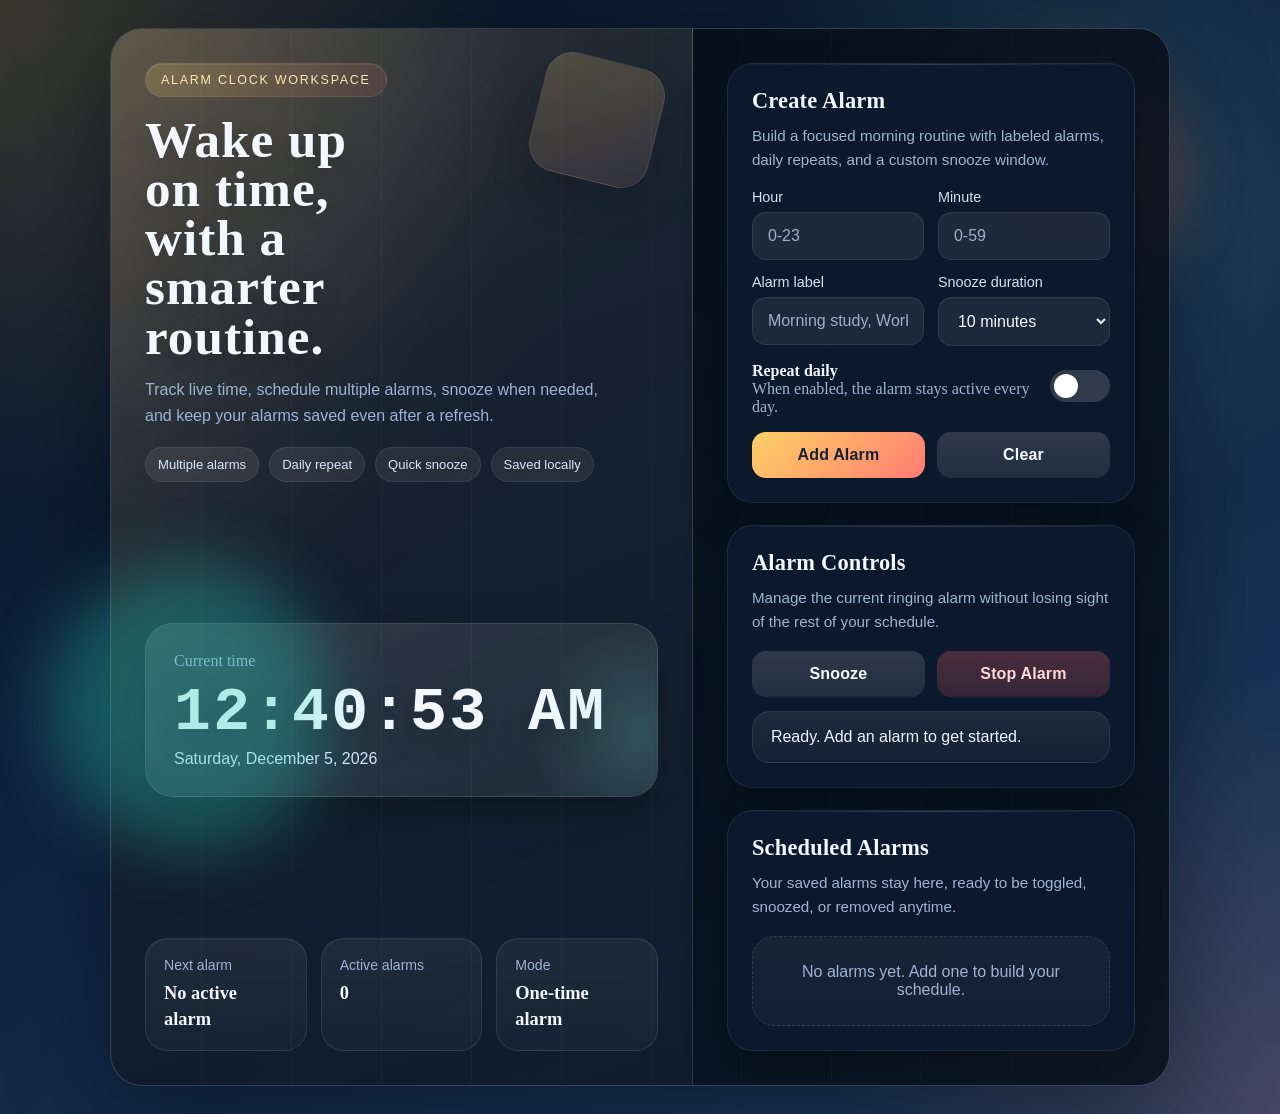
<file: Alarm/alarm.html>
<!DOCTYPE html>
<html lang="en">
<head>
    <meta charset="UTF-8">
    <meta name="viewport" content="width=device-width, initial-scale=1.0">
    <title>Smart Alarm Clock</title>
    <style>
        :root {
            --bg-1: #07111f;
            --bg-2: #102544;
            --bg-3: #1b3b5f;
            --panel: rgba(7, 16, 30, 0.76);
            --panel-strong: rgba(13, 26, 46, 0.94);
            --line: rgba(255, 255, 255, 0.1);
            --line-strong: rgba(255, 255, 255, 0.18);
            --text: #f3f7ff;
            --muted: #9fb4d5;
            --accent: #ffd166;
            --accent-strong: #ff7b72;
            --accent-cool: #6de3d1;
            --success: #6fe0a6;
            --danger: #ff6b6b;
            --shadow: 0 28px 100px rgba(0, 0, 0, 0.4);
            --shadow-soft: 0 18px 45px rgba(0, 0, 0, 0.22);
            --radius-xl: 32px;
            --radius-lg: 20px;
            --radius-md: 12px;
            --font-main: Georgia, "Trebuchet MS", "Segoe UI", serif;
            --font-ui: "Segoe UI", "Trebuchet MS", sans-serif;
        }

        * {
            box-sizing: border-box;
        }

        body {
            margin: 0;
            min-height: 100vh;
            font-family: var(--font-main);
            color: var(--text);
            background:
                radial-gradient(circle at top left, rgba(255, 209, 102, 0.2), transparent 30%),
                radial-gradient(circle at 85% 15%, rgba(109, 227, 209, 0.14), transparent 24%),
                radial-gradient(circle at bottom right, rgba(255, 123, 114, 0.18), transparent 26%),
                linear-gradient(145deg, var(--bg-1), var(--bg-2) 48%, var(--bg-3));
            display: flex;
            align-items: center;
            justify-content: center;
            padding: 28px;
            overflow-x: hidden;
        }

        body::before,
        body::after {
            content: "";
            position: fixed;
            border-radius: 50%;
            pointer-events: none;
            filter: blur(34px);
            opacity: 0.34;
            animation: floatGlow 12s ease-in-out infinite;
        }

        body::before {
            width: 220px;
            height: 220px;
            background: #ff7a59;
            top: 7%;
            right: 8%;
        }

        body::after {
            width: 280px;
            height: 280px;
            background: #2dd4bf;
            bottom: 6%;
            left: 4%;
            animation-delay: -4s;
        }

        body::selection {
            background: rgba(255, 209, 102, 0.3);
        }

        .app {
            width: min(1060px, 100%);
            background: var(--panel);
            backdrop-filter: blur(22px);
            border: 1px solid var(--line-strong);
            box-shadow: var(--shadow);
            border-radius: var(--radius-xl);
            overflow: hidden;
            display: grid;
            grid-template-columns: 1.1fr 0.9fr;
            position: relative;
            isolation: isolate;
        }

        .app::before {
            content: "";
            position: absolute;
            inset: 0;
            background:
                linear-gradient(120deg, rgba(255, 255, 255, 0.07), transparent 30%),
                repeating-linear-gradient(
                    90deg,
                    rgba(255, 255, 255, 0.03) 0,
                    rgba(255, 255, 255, 0.03) 1px,
                    transparent 1px,
                    transparent 90px
                );
            pointer-events: none;
            z-index: -1;
        }

        .hero,
        .controls {
            padding: 34px;
        }

        .hero {
            background:
                linear-gradient(160deg, rgba(255, 255, 255, 0.08), rgba(255, 255, 255, 0.02)),
                radial-gradient(circle at top left, rgba(255, 209, 102, 0.12), transparent 34%),
                linear-gradient(135deg, rgba(255, 184, 77, 0.12), transparent 46%);
            border-right: 1px solid var(--line);
            display: flex;
            flex-direction: column;
            justify-content: space-between;
            gap: 24px;
            position: relative;
        }

        .hero::after {
            content: "";
            position: absolute;
            right: 34px;
            top: 30px;
            width: 120px;
            height: 120px;
            border-radius: 28px;
            border: 1px solid rgba(255, 255, 255, 0.08);
            background:
                linear-gradient(160deg, rgba(255, 209, 102, 0.2), rgba(255, 123, 114, 0.08)),
                rgba(255, 255, 255, 0.04);
            box-shadow: var(--shadow-soft);
            transform: rotate(14deg);
            opacity: 0.9;
        }

        .eyebrow {
            display: inline-flex;
            align-items: center;
            gap: 8px;
            padding: 9px 15px;
            border-radius: 999px;
            background: linear-gradient(135deg, rgba(255, 209, 102, 0.2), rgba(255, 123, 114, 0.12));
            color: #ffe6b8;
            font-size: 0.78rem;
            font-family: var(--font-ui);
            letter-spacing: 0.14em;
            text-transform: uppercase;
            border: 1px solid rgba(255, 255, 255, 0.08);
            box-shadow: inset 0 1px 0 rgba(255, 255, 255, 0.08);
        }

        h1 {
            margin: 18px 0 14px;
            font-size: clamp(2rem, 4vw, 3.4rem);
            line-height: 0.96;
            letter-spacing: 0.02em;
            max-width: 10ch;
            text-wrap: balance;
            text-shadow: 0 8px 24px rgba(0, 0, 0, 0.24);
        }

        .subtitle,
        .muted {
            color: var(--muted);
        }

        .subtitle {
            font-family: var(--font-ui);
            max-width: 54ch;
            line-height: 1.65;
            font-size: 1rem;
        }

        .clock-panel {
            background:
                linear-gradient(160deg, rgba(255, 255, 255, 0.08), rgba(255, 255, 255, 0.02)),
                rgba(255, 255, 255, 0.04);
            border: 1px solid rgba(255, 255, 255, 0.12);
            border-radius: 28px;
            padding: 28px;
            box-shadow: var(--shadow-soft);
            position: relative;
            overflow: hidden;
            display: grid;
            align-content: start;
        }

        .clock-panel::after {
            content: "";
            position: absolute;
            inset: auto -20% -35% auto;
            width: 240px;
            height: 240px;
            border-radius: 50%;
            background: radial-gradient(circle, rgba(109, 227, 209, 0.2), transparent 65%);
            pointer-events: none;
        }

        #clock {
            font-size: clamp(2.2rem, 4.8vw, 4.2rem);
            font-weight: 700;
            letter-spacing: 0.04em;
            margin: 12px 0 6px;
            text-shadow: 0 10px 30px rgba(0, 0, 0, 0.26);
            font-family: "Consolas", "Courier New", monospace;
            font-variant-numeric: tabular-nums;
            font-feature-settings: "tnum";
            line-height: 1;
            min-height: 1em;
            width: 11ch;
            max-width: 100%;
            white-space: nowrap;
        }

        #dateDisplay {
            font-size: 1rem;
            color: #dbe7ff;
            font-family: var(--font-ui);
        }

        .stats {
            display: grid;
            grid-template-columns: repeat(3, 1fr);
            gap: 14px;
        }

        .stat-card {
            background:
                linear-gradient(180deg, rgba(255, 255, 255, 0.06), rgba(255, 255, 255, 0.03));
            border: 1px solid rgba(255, 255, 255, 0.09);
            border-radius: 22px;
            padding: 18px;
            box-shadow: inset 0 1px 0 rgba(255, 255, 255, 0.04);
        }

        .stat-card span {
            display: block;
            color: var(--muted);
            font-size: 0.88rem;
            font-family: var(--font-ui);
            margin-bottom: 8px;
        }

        .stat-card strong {
            font-size: 1.15rem;
            line-height: 1.4;
        }

        .controls {
            background:
                linear-gradient(180deg, rgba(8, 14, 26, 0.44), rgba(4, 9, 16, 0.24));
            display: flex;
            flex-direction: column;
            gap: 22px;
        }

        .section-card {
            background: var(--panel-strong);
            border: 1px solid rgba(255, 255, 255, 0.08);
            border-radius: 26px;
            padding: 24px;
            box-shadow: var(--shadow-soft);
            position: relative;
            overflow: hidden;
        }

        .section-card::before {
            content: "";
            position: absolute;
            inset: 0 0 auto 0;
            height: 1px;
            background: linear-gradient(90deg, transparent, rgba(255, 255, 255, 0.16), transparent);
        }

        .section-card h2,
        .section-card h3 {
            margin: 0 0 14px;
            font-size: 1.4rem;
            letter-spacing: 0.01em;
        }

        .field-grid {
            display: grid;
            grid-template-columns: repeat(2, minmax(0, 1fr));
            gap: 14px;
        }

        label {
            display: block;
            font-size: 0.9rem;
            color: #d5e1f6;
            margin-bottom: 7px;
            font-family: var(--font-ui);
        }

        input,
        select,
        button {
            width: 100%;
            border: none;
            border-radius: 14px;
            font: inherit;
        }

        input,
        select {
            background: rgba(255, 255, 255, 0.07);
            border: 1px solid rgba(255, 255, 255, 0.08);
            color: var(--text);
            padding: 14px 15px;
            outline: none;
            font-family: var(--font-ui);
            box-shadow: inset 0 1px 0 rgba(255, 255, 255, 0.03);
        }

        input::placeholder {
            color: #9eb1cb;
        }

        input:focus,
        select:focus {
            border-color: rgba(255, 184, 77, 0.72);
            box-shadow: 0 0 0 3px rgba(255, 184, 77, 0.14);
        }

        button {
            cursor: pointer;
            transition: transform 0.18s ease, opacity 0.18s ease, background 0.18s ease, box-shadow 0.18s ease;
            padding: 14px 16px;
            color: #081120;
            font-weight: 700;
            font-family: var(--font-ui);
            letter-spacing: 0.01em;
        }

        button:hover {
            transform: translateY(-2px);
            box-shadow: 0 16px 28px rgba(0, 0, 0, 0.18);
        }

        button:active {
            transform: translateY(1px);
        }

        .primary-btn {
            background: linear-gradient(135deg, var(--accent), var(--accent-strong));
            color: #172033;
        }

        .secondary-btn {
            background: linear-gradient(180deg, rgba(255, 255, 255, 0.14), rgba(255, 255, 255, 0.09));
            color: var(--text);
        }

        .danger-btn {
            background: linear-gradient(180deg, rgba(255, 107, 107, 0.26), rgba(255, 107, 107, 0.16));
            color: #ffd8d8;
        }

        .button-row {
            display: flex;
            gap: 12px;
            margin-top: 16px;
        }

        .button-row button {
            flex: 1;
        }

        .toggle-row {
            display: flex;
            align-items: center;
            justify-content: space-between;
            gap: 12px;
            margin-top: 16px;
        }

        .toggle {
            position: relative;
            width: 60px;
            height: 32px;
            flex-shrink: 0;
        }

        .toggle input {
            opacity: 0;
            width: 0;
            height: 0;
            position: absolute;
        }

        .slider {
            position: absolute;
            inset: 0;
            background: rgba(255, 255, 255, 0.15);
            border-radius: 999px;
            transition: 0.2s ease;
        }

        .slider::before {
            content: "";
            position: absolute;
            width: 24px;
            height: 24px;
            border-radius: 50%;
            left: 4px;
            top: 4px;
            background: #fff;
            transition: 0.2s ease;
        }

        .toggle input:checked + .slider {
            background: linear-gradient(135deg, var(--accent), var(--accent-strong));
        }

        .toggle input:checked + .slider::before {
            transform: translateX(28px);
        }

        #status {
            margin: 0;
            margin-top: 14px;
            padding: 15px 18px;
            border-radius: 18px;
            background: linear-gradient(180deg, rgba(255, 255, 255, 0.08), rgba(255, 255, 255, 0.04));
            color: #eef4ff;
            min-height: 52px;
            display: flex;
            align-items: center;
            border: 1px solid rgba(255, 255, 255, 0.08);
            font-family: var(--font-ui);
        }

        .alarm-list {
            display: flex;
            flex-direction: column;
            gap: 12px;
            margin-top: 18px;
        }

        .alarm-item {
            background:
                linear-gradient(135deg, rgba(255, 255, 255, 0.08), rgba(255, 255, 255, 0.03));
            border: 1px solid rgba(255, 255, 255, 0.1);
            border-radius: 22px;
            padding: 18px;
            display: grid;
            grid-template-columns: 1fr auto;
            gap: 14px;
            align-items: center;
            box-shadow: var(--shadow-soft);
            position: relative;
            overflow: hidden;
            transition: transform 0.22s ease, border-color 0.22s ease, background 0.22s ease;
        }

        .alarm-item::before {
            content: "";
            position: absolute;
            left: 0;
            top: 16px;
            bottom: 16px;
            width: 4px;
            border-radius: 999px;
            background: linear-gradient(180deg, var(--accent), var(--accent-cool));
            opacity: 0.85;
        }

        .alarm-item:hover {
            transform: translateY(-2px);
            border-color: rgba(255, 255, 255, 0.18);
        }

        .alarm-main {
            display: flex;
            flex-direction: column;
            gap: 5px;
            padding-left: 10px;
        }

        .alarm-time-row {
            display: flex;
            align-items: center;
            gap: 10px;
            flex-wrap: wrap;
        }

        .alarm-time {
            font-size: 1.55rem;
            font-weight: 700;
        }

        .tag {
            display: inline-flex;
            align-items: center;
            padding: 6px 11px;
            border-radius: 999px;
            font-size: 0.75rem;
            background: rgba(255, 209, 102, 0.18);
            color: #ffe0a6;
            border: 1px solid rgba(255, 255, 255, 0.06);
            font-family: var(--font-ui);
        }

        .tag.off {
            background: rgba(255, 255, 255, 0.08);
            color: #b6c6dd;
        }

        .alarm-actions {
            display: flex;
            gap: 10px;
            flex-wrap: wrap;
            justify-content: flex-end;
        }

        .alarm-actions button {
            width: auto;
            min-width: 92px;
            padding-inline: 14px;
        }

        .empty-state {
            padding: 26px 20px;
            border-radius: 22px;
            color: var(--muted);
            background: linear-gradient(180deg, rgba(255, 255, 255, 0.05), rgba(255, 255, 255, 0.03));
            border: 1px dashed rgba(255, 255, 255, 0.12);
            text-align: center;
            font-family: var(--font-ui);
        }

        .ringing {
            animation: pulse 1s infinite;
            border-color: rgba(255, 107, 107, 0.6);
        }

        .intro-copy {
            position: relative;
            z-index: 1;
        }

        .feature-strip {
            display: flex;
            flex-wrap: wrap;
            gap: 10px;
            margin-top: 18px;
        }

        .feature-pill {
            padding: 9px 12px;
            border-radius: 999px;
            background: rgba(255, 255, 255, 0.07);
            border: 1px solid rgba(255, 255, 255, 0.08);
            color: #dbe7ff;
            font-size: 0.82rem;
            font-family: var(--font-ui);
            backdrop-filter: blur(10px);
        }

        .section-note {
            margin: -4px 0 18px;
            color: var(--muted);
            font-size: 0.95rem;
            line-height: 1.55;
            font-family: var(--font-ui);
        }

        @keyframes floatGlow {
            0%, 100% { transform: translateY(0) scale(1); }
            50% { transform: translateY(-16px) scale(1.06); }
        }

        @keyframes pulse {
            0% { box-shadow: 0 0 0 0 rgba(255, 107, 107, 0.35); }
            70% { box-shadow: 0 0 0 18px rgba(255, 107, 107, 0); }
            100% { box-shadow: 0 0 0 0 rgba(255, 107, 107, 0); }
        }

        @media (max-width: 900px) {
            .app {
                grid-template-columns: 1fr;
            }

            .hero {
                border-right: none;
                border-bottom: 1px solid var(--line);
            }

            .hero::after {
                display: none;
            }
        }

        @media (max-width: 640px) {
            body {
                padding: 16px;
            }

            .hero,
            .controls {
                padding: 22px;
            }

            .field-grid,
            .stats {
                grid-template-columns: 1fr;
            }

            .button-row,
            .alarm-actions {
                flex-direction: column;
            }

            .alarm-actions button {
                width: 100%;
            }

            #clock {
                letter-spacing: 0.02em;
            }

            h1 {
                max-width: none;
            }
        }
    </style>
</head>
<body>
    <main class="app">
        <section class="hero">
            <div class="intro-copy">
                <div class="eyebrow">Alarm Clock Workspace</div>
                <h1>Wake up on time, with a smarter routine.</h1>
                <p class="subtitle">Track live time, schedule multiple alarms, snooze when needed, and keep your alarms saved even after a refresh.</p>
                <div class="feature-strip">
                    <span class="feature-pill">Multiple alarms</span>
                    <span class="feature-pill">Daily repeat</span>
                    <span class="feature-pill">Quick snooze</span>
                    <span class="feature-pill">Saved locally</span>
                </div>
            </div>

            <div class="clock-panel" id="clockPanel">
                <div class="muted">Current time</div>
                <div id="clock">00:00:00</div>
                <div id="dateDisplay">Loading date...</div>
            </div>

            <div class="stats">
                <div class="stat-card">
                    <span>Next alarm</span>
                    <strong id="nextAlarmText">No active alarm</strong>
                </div>
                <div class="stat-card">
                    <span>Active alarms</span>
                    <strong id="activeCount">0</strong>
                </div>
                <div class="stat-card">
                    <span>Mode</span>
                    <strong id="modeText">One-time alarm</strong>
                </div>
            </div>
        </section>

        <section class="controls">
            <div class="section-card">
                <h2>Create Alarm</h2>
                <p class="section-note">Build a focused morning routine with labeled alarms, daily repeats, and a custom snooze window.</p>
                <div class="field-grid">
                    <div>
                        <label for="hour">Hour</label>
                        <input type="number" id="hour" placeholder="0-23" min="0" max="23">
                    </div>
                    <div>
                        <label for="minute">Minute</label>
                        <input type="number" id="minute" placeholder="0-59" min="0" max="59">
                    </div>
                </div>

                <div class="field-grid" style="margin-top: 14px;">
                    <div>
                        <label for="labelInput">Alarm label</label>
                        <input type="text" id="labelInput" placeholder="Morning study, Workout, Meeting">
                    </div>
                    <div>
                        <label for="snoozeMinutes">Snooze duration</label>
                        <select id="snoozeMinutes">
                            <option value="5">5 minutes</option>
                            <option value="10" selected>10 minutes</option>
                            <option value="15">15 minutes</option>
                        </select>
                    </div>
                </div>

                <div class="toggle-row">
                    <div>
                        <strong>Repeat daily</strong>
                        <div class="muted">When enabled, the alarm stays active every day.</div>
                    </div>
                    <label class="toggle" for="repeatDaily">
                        <input type="checkbox" id="repeatDaily">
                        <span class="slider"></span>
                    </label>
                </div>

                <div class="button-row">
                    <button class="primary-btn" id="setAlarmBtn">Add Alarm</button>
                    <button class="secondary-btn" id="clearInputsBtn">Clear</button>
                </div>
            </div>

            <div class="section-card">
                <h3>Alarm Controls</h3>
                <p class="section-note">Manage the current ringing alarm without losing sight of the rest of your schedule.</p>
                <div class="button-row">
                    <button class="secondary-btn" id="snoozeBtn">Snooze</button>
                    <button class="danger-btn" id="stopAlarmBtn">Stop Alarm</button>
                </div>
                <p id="status">Ready. Add an alarm to get started.</p>
            </div>

            <div class="section-card">
                <h3>Scheduled Alarms</h3>
                <p class="section-note">Your saved alarms stay here, ready to be toggled, snoozed, or removed anytime.</p>
                <div id="alarmList" class="alarm-list"></div>
            </div>
        </section>
    </main>

    <audio id="alarmSound" preload="auto">
        <source src="alarm.wav" type="audio/wav">
    </audio>

    <script>
        const STORAGE_KEY = "smartAlarmClock.alarms";
        const hourInput = document.getElementById("hour");
        const minuteInput = document.getElementById("minute");
        const labelInput = document.getElementById("labelInput");
        const repeatDailyInput = document.getElementById("repeatDaily");
        const snoozeMinutesInput = document.getElementById("snoozeMinutes");
        const setAlarmBtn = document.getElementById("setAlarmBtn");
        const clearInputsBtn = document.getElementById("clearInputsBtn");
        const stopAlarmBtn = document.getElementById("stopAlarmBtn");
        const snoozeBtn = document.getElementById("snoozeBtn");
        const alarmList = document.getElementById("alarmList");
        const clockText = document.getElementById("clock");
        const dateDisplay = document.getElementById("dateDisplay");
        const nextAlarmText = document.getElementById("nextAlarmText");
        const activeCount = document.getElementById("activeCount");
        const modeText = document.getElementById("modeText");
        const statusText = document.getElementById("status");
        const clockPanel = document.getElementById("clockPanel");
        const alarmSound = document.getElementById("alarmSound");

        let alarms = loadAlarms();
        let ringingAlarmId = null;

        function loadAlarms() {
            try {
                const saved = localStorage.getItem(STORAGE_KEY);
                const parsed = saved ? JSON.parse(saved) : [];
                return normalizeAlarms(parsed);
            } catch (error) {
                console.error("Failed to load alarms:", error);
                return [];
            }
        }

        function normalizeAlarms(items) {
            return items.map((alarm, index) => ({
                id: alarm.id || "alarm-" + Date.now() + "-" + index,
                hour: Number(alarm.hour) || 0,
                minute: Number(alarm.minute) || 0,
                label: alarm.label || "Alarm",
                repeatDaily: Boolean(alarm.repeatDaily),
                snoozeMinutes: Number(alarm.snoozeMinutes) || 10,
                enabled: alarm.enabled !== false,
                snoozedUntil: alarm.snoozedUntil || null,
                lastTriggeredAt: alarm.lastTriggeredAt || null,
                scheduledFor: alarm.scheduledFor || null
            })).map((alarm) => {
                if (!alarm.repeatDaily && !alarm.scheduledFor && !alarm.snoozedUntil) {
                    alarm.scheduledFor = getUpcomingTimestamp(alarm.hour, alarm.minute);
                }
                return alarm;
            });
        }

        function saveAlarms() {
            localStorage.setItem(STORAGE_KEY, JSON.stringify(alarms));
        }

        function formatTime(hour, minute) {
            return new Intl.DateTimeFormat([], {
                hour: "numeric",
                minute: "2-digit",
                hour12: true
            }).format(new Date(2024, 0, 1, hour, minute));
        }

        function formatExactDateTime(timestamp) {
            return new Intl.DateTimeFormat([], {
                weekday: "short",
                month: "short",
                day: "numeric",
                hour: "numeric",
                minute: "2-digit"
            }).format(new Date(timestamp));
        }

        function getUpcomingTimestamp(hour, minute, now = new Date()) {
            const target = new Date(now);
            target.setSeconds(0, 0);
            target.setHours(hour, minute, 0, 0);
            if (target.getTime() <= now.getTime()) {
                target.setDate(target.getDate() + 1);
            }
            return target.getTime();
        }

        function getNextOccurrence(alarm, now = new Date()) {
            if (alarm.snoozedUntil) {
                return alarm.snoozedUntil;
            }

            if (!alarm.repeatDaily && alarm.scheduledFor) {
                return alarm.scheduledFor;
            }

            const target = new Date(now);
            target.setSeconds(0, 0);
            target.setHours(alarm.hour, alarm.minute, 0, 0);
            if (target.getTime() <= now.getTime()) {
                target.setDate(target.getDate() + 1);
            }

            return target.getTime();
        }

        function updateClock() {
            const now = new Date();
            clockText.textContent = now.toLocaleTimeString([], {
                hour: "2-digit",
                minute: "2-digit",
                second: "2-digit"
            });
            dateDisplay.textContent = now.toLocaleDateString([], {
                weekday: "long",
                year: "numeric",
                month: "long",
                day: "numeric"
            });

            refreshExpiredOneTimeAlarms(now);
            maybeTriggerAlarm(now);
            updateSummary(now);
        }

        function refreshExpiredOneTimeAlarms(now) {
            let changed = false;

            alarms.forEach((alarm) => {
                if (
                    alarm.enabled &&
                    !alarm.repeatDaily &&
                    alarm.scheduledFor &&
                    !alarm.snoozedUntil &&
                    ringingAlarmId !== alarm.id &&
                    now.getTime() > alarm.scheduledFor + 60000
                ) {
                    alarm.enabled = false;
                    changed = true;
                }
            });

            if (changed) {
                saveAlarms();
                renderAlarms();
            }
        }

        function updateSummary(now = new Date()) {
            const activeAlarms = alarms.filter((alarm) => alarm.enabled);
            activeCount.textContent = String(activeAlarms.length);
            modeText.textContent = activeAlarms.some((alarm) => alarm.repeatDaily)
                ? "Mixed or repeating"
                : "One-time alarm";

            if (!activeAlarms.length) {
                nextAlarmText.textContent = "No active alarm";
                return;
            }

            const nextAlarm = activeAlarms
                .map((alarm) => ({ ...alarm, nextTime: getNextOccurrence(alarm, now) }))
                .sort((a, b) => a.nextTime - b.nextTime)[0];

            nextAlarmText.textContent = nextAlarm.snoozedUntil
                ? "Snoozed until " + formatExactDateTime(nextAlarm.nextTime)
                : formatExactDateTime(nextAlarm.nextTime);
        }

        function renderAlarms() {
            if (!alarms.length) {
                alarmList.innerHTML = '<div class="empty-state">No alarms yet. Add one to build your schedule.</div>';
                updateSummary();
                return;
            }

            alarmList.innerHTML = alarms
                .sort((a, b) => a.hour - b.hour || a.minute - b.minute)
                .map((alarm) => {
                    const label = alarm.label ? escapeHtml(alarm.label) : "Alarm";
                    const nextText = alarm.enabled
                        ? alarm.snoozedUntil
                            ? "Snoozed until " + formatExactDateTime(alarm.snoozedUntil)
                            : (alarm.repeatDaily
                                ? "Repeats daily"
                                : "Scheduled for " + formatExactDateTime(getNextOccurrence(alarm)))
                        : "Disabled";

                    return `
                        <div class="alarm-item ${ringingAlarmId === alarm.id ? "ringing" : ""}">
                            <div class="alarm-main">
                                <div class="alarm-time-row">
                                    <div class="alarm-time">${formatTime(alarm.hour, alarm.minute)}</div>
                                    <span class="tag ${alarm.enabled ? "" : "off"}">${alarm.enabled ? "Active" : "Off"}</span>
                                    <span class="tag">${alarm.repeatDaily ? "Daily" : "Once"}</span>
                                </div>
                                <strong>${label}</strong>
                                <div class="muted">${nextText}</div>
                            </div>
                            <div class="alarm-actions">
                                <button class="secondary-btn" onclick="toggleAlarm('${alarm.id}')">${alarm.enabled ? "Disable" : "Enable"}</button>
                                <button class="secondary-btn" onclick="snoozeSpecificAlarm('${alarm.id}')">Snooze</button>
                                <button class="danger-btn" onclick="deleteAlarm('${alarm.id}')">Delete</button>
                            </div>
                        </div>
                    `;
                })
                .join("");

            updateSummary();
        }

        function escapeHtml(text) {
            return text
                .replace(/&/g, "&amp;")
                .replace(/</g, "&lt;")
                .replace(/>/g, "&gt;")
                .replace(/"/g, "&quot;")
                .replace(/'/g, "&#039;");
        }

        function setStatus(message, urgent = false) {
            statusText.textContent = message;
            clockPanel.classList.toggle("ringing", urgent);
        }

        function addAlarm() {
            const hour = Number(hourInput.value);
            const minute = Number(minuteInput.value);
            const label = labelInput.value.trim();
            const repeatDaily = repeatDailyInput.checked;
            const snoozeMinutes = Number(snoozeMinutesInput.value);

            if (
                Number.isNaN(hour) || Number.isNaN(minute) ||
                hour < 0 || hour > 23 ||
                minute < 0 || minute > 59
            ) {
                setStatus("Enter a valid hour and minute before adding the alarm.");
                return;
            }

            const alarm = {
                id: crypto.randomUUID ? crypto.randomUUID() : String(Date.now()),
                hour,
                minute,
                label: label || "Alarm",
                repeatDaily,
                snoozeMinutes,
                enabled: true,
                snoozedUntil: null,
                lastTriggeredAt: null,
                scheduledFor: repeatDaily ? null : getUpcomingTimestamp(hour, minute)
            };

            alarms.push(alarm);
            saveAlarms();
            renderAlarms();
            setStatus("Alarm added for " + formatTime(hour, minute) + ".");
            clearInputs();
        }

        function clearInputs() {
            hourInput.value = "";
            minuteInput.value = "";
            labelInput.value = "";
            repeatDailyInput.checked = false;
            snoozeMinutesInput.value = "10";
        }

        function maybeTriggerAlarm(now) {
            if (ringingAlarmId) {
                return;
            }

            const nowTime = now.getTime();
            const dueAlarm = alarms.find((alarm) => {
                if (!alarm.enabled) {
                    return false;
                }

                if (alarm.snoozedUntil) {
                    return nowTime >= alarm.snoozedUntil && !isRecentlyTriggered(alarm, nowTime);
                }

                if (!alarm.repeatDaily && alarm.scheduledFor) {
                    return nowTime >= alarm.scheduledFor && !isRecentlyTriggered(alarm, nowTime);
                }

                return (
                    alarm.hour === now.getHours() &&
                    alarm.minute === now.getMinutes() &&
                    now.getSeconds() === 0 &&
                    !isRecentlyTriggered(alarm, nowTime)
                );
            });

            if (dueAlarm) {
                startAlarm(dueAlarm.id);
            }
        }

        function isRecentlyTriggered(alarm, currentTime) {
            return alarm.lastTriggeredAt && currentTime - alarm.lastTriggeredAt < 45000;
        }

        function startAlarm(alarmId) {
            const alarm = alarms.find((item) => item.id === alarmId);
            if (!alarm) {
                return;
            }

            ringingAlarmId = alarmId;
            alarm.lastTriggeredAt = Date.now();
            alarm.snoozedUntil = null;

            alarmSound.loop = true;
            alarmSound.play().catch(() => {
                setStatus("Alarm reached, but audio was blocked. Click Stop Alarm or interact with the page, then try again.", true);
            });

            setStatus("Alarm ringing: " + alarm.label + " at " + formatTime(alarm.hour, alarm.minute) + ".", true);
            saveAlarms();
            renderAlarms();
        }

        function stopAlarm() {
            alarmSound.pause();
            alarmSound.currentTime = 0;

            if (ringingAlarmId) {
                const alarm = alarms.find((item) => item.id === ringingAlarmId);
                if (alarm && !alarm.repeatDaily) {
                    alarm.enabled = false;
                }

                ringingAlarmId = null;
                saveAlarms();
                renderAlarms();
            }

            setStatus("Alarm stopped.");
        }

        function snoozeAlarmById(alarmId) {
            const alarm = alarms.find((item) => item.id === alarmId);
            if (!alarm) {
                return;
            }

            const minutes = alarm.snoozeMinutes || 10;
            alarm.snoozedUntil = Date.now() + minutes * 60 * 1000;
            alarm.enabled = true;
            alarm.lastTriggeredAt = Date.now();
            if (!alarm.repeatDaily) {
                alarm.scheduledFor = null;
            }

            if (ringingAlarmId === alarmId) {
                ringingAlarmId = null;
                alarmSound.pause();
                alarmSound.currentTime = 0;
            }

            saveAlarms();
            renderAlarms();
            setStatus(alarm.label + " snoozed for " + minutes + " minutes.");
        }

        function toggleAlarm(alarmId) {
            const alarm = alarms.find((item) => item.id === alarmId);
            if (!alarm) {
                return;
            }

            alarm.enabled = !alarm.enabled;
            if (!alarm.enabled) {
                alarm.snoozedUntil = null;
                if (ringingAlarmId === alarmId) {
                    stopAlarm();
                }
            } else if (!alarm.repeatDaily && !alarm.snoozedUntil) {
                alarm.scheduledFor = getUpcomingTimestamp(alarm.hour, alarm.minute);
            }

            saveAlarms();
            renderAlarms();
            setStatus(alarm.label + (alarm.enabled ? " enabled." : " disabled."));
        }

        function deleteAlarm(alarmId) {
            if (ringingAlarmId === alarmId) {
                stopAlarm();
            }

            alarms = alarms.filter((alarm) => alarm.id !== alarmId);
            saveAlarms();
            renderAlarms();
            setStatus("Alarm deleted.");
        }

        function snoozeSpecificAlarm(alarmId) {
            snoozeAlarmById(alarmId);
        }

        function snoozeCurrentAlarm() {
            if (!ringingAlarmId) {
                setStatus("No active ringing alarm to snooze.");
                return;
            }

            snoozeAlarmById(ringingAlarmId);
        }

        setAlarmBtn.addEventListener("click", addAlarm);
        clearInputsBtn.addEventListener("click", clearInputs);
        stopAlarmBtn.addEventListener("click", stopAlarm);
        snoozeBtn.addEventListener("click", snoozeCurrentAlarm);
        [hourInput, minuteInput, labelInput].forEach((element) => {
            element.addEventListener("keydown", (event) => {
                if (event.key === "Enter") {
                    addAlarm();
                }
            });
        });

        window.toggleAlarm = toggleAlarm;
        window.deleteAlarm = deleteAlarm;
        window.snoozeSpecificAlarm = snoozeSpecificAlarm;

        renderAlarms();
        updateClock();
        setInterval(updateClock, 1000);
    </script>
</body>
</html>
</file>
